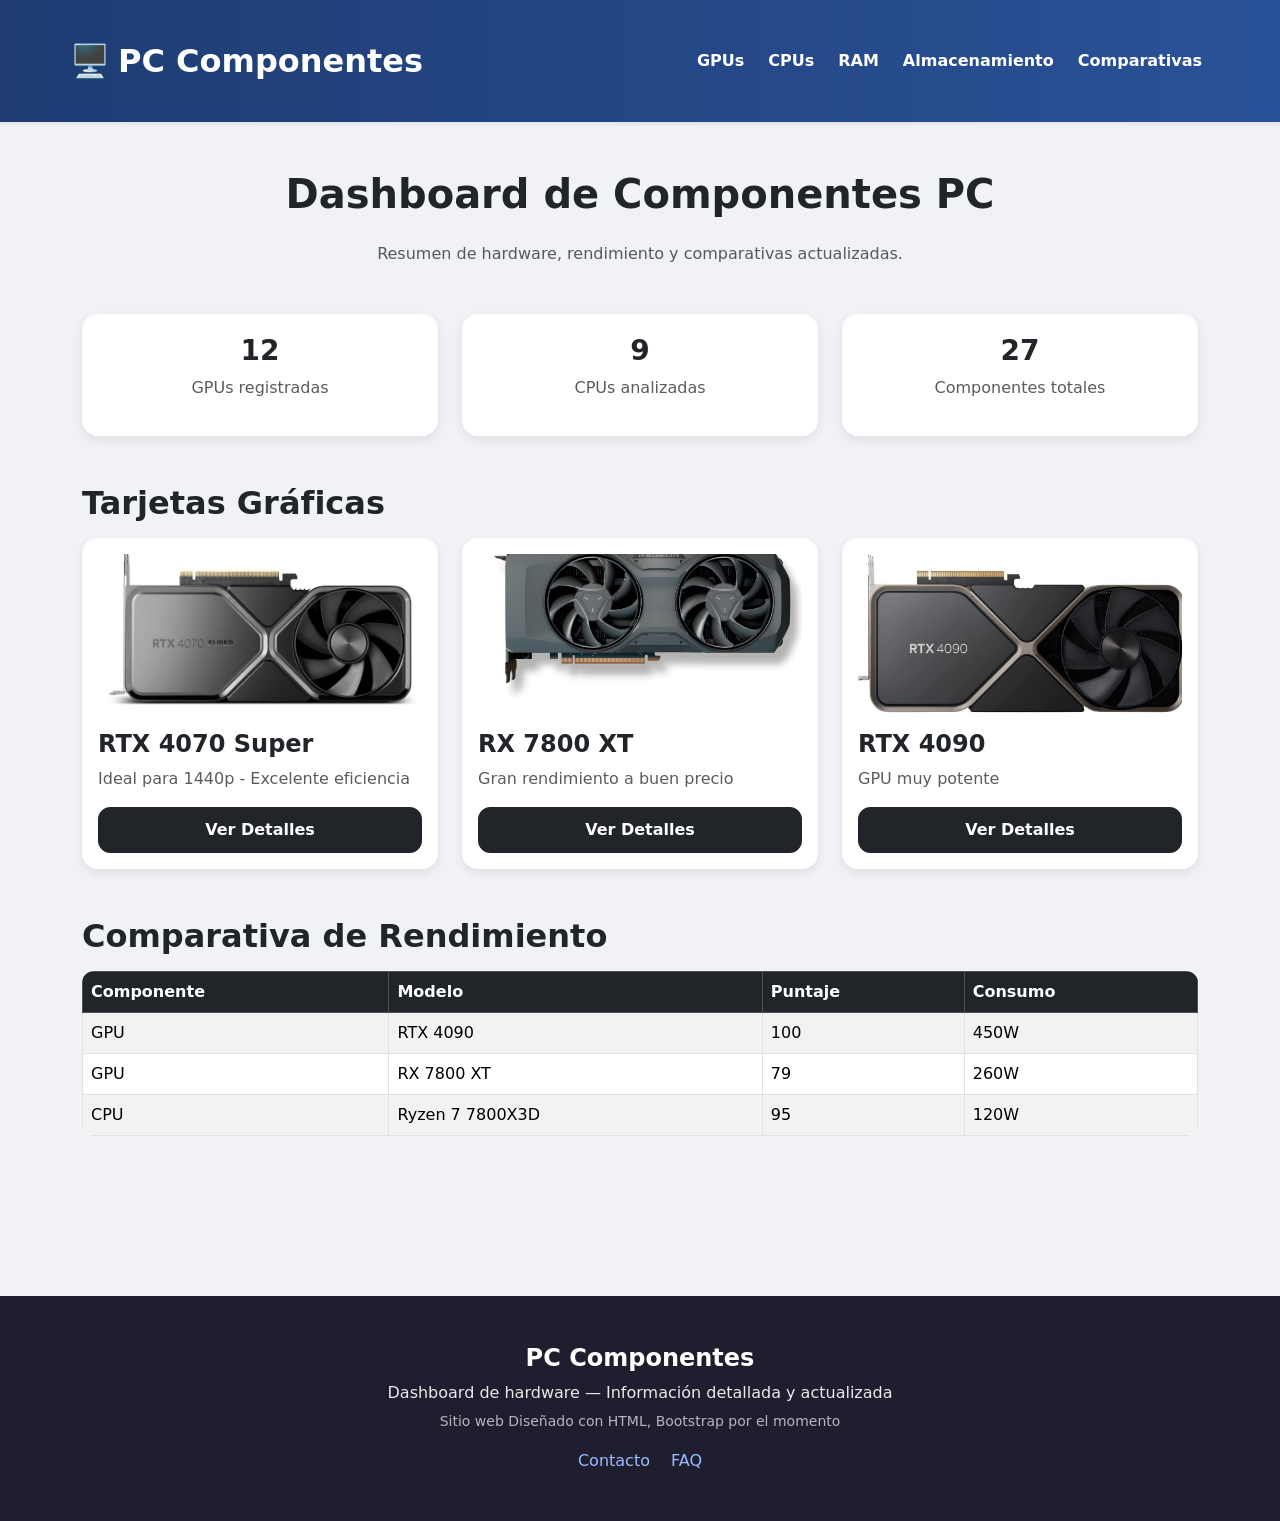
<file: Pagina/index.html>
<!DOCTYPE html>
<html lang="es">
<head>
    <meta charset="UTF-8">
    <meta name="viewport" content="width=device-width, initial-scale=1.0">
    <title>Dashboard de Hardware</title>
    <link href="https://cdn.jsdelivr.net/npm/bootstrap@5.3.2/dist/css/bootstrap.min.css" rel="stylesheet">
    <link rel="stylesheet" href="./ASSETS/styles.css">
</head>
<body>

   <header class="header-custom py-4 shadow-sm" style="background: linear-gradient(90deg, #1e3c72, #2a5298);">
        <nav class="navbar navbar-expand-lg container">
        <a class="navbar-brand fw-bold fs-2 text-white d-flex align-items-center" href="#">
            <span class="me-2">🖥️</span>PC Componentes
        </a>
        <button class="navbar-toggler" type="button" data-bs-toggle="collapse" data-bs-target="#navMenu">
            <span class="navbar-toggler-icon"></span>
        </button>

        <div class="collapse navbar-collapse" id="navMenu">
            <ul class="navbar-nav ms-auto gap-2">
            <li class="nav-item"><a class="nav-link text-white fw-semibold" href="#gpu">GPUs</a></li>
            <li class="nav-item"><a class="nav-link text-white fw-semibold" href="./cpu.html">CPUs</a></li>
            <li class="nav-item"><a class="nav-link text-white fw-semibold" href="#ram">RAM</a></li>
            <li class="nav-item"><a class="nav-link text-white fw-semibold" href="#almacenamiento">Almacenamiento</a></li>
            <li class="nav-item"><a class="nav-link text-white fw-semibold" href="#comparativa">Comparativas</a></li>
        </ul>
</div>
</nav>
</header>

    <main class="container py-5">

        <section class="mb-5">
            <h1 class="text-center fw-bold mb-4">Dashboard de Componentes PC</h1>
            <p class="text-center text-muted">Resumen de hardware, rendimiento y comparativas actualizadas.</p>
        </section>
        <section id="estadisticas" class="row g-4 mb-5">
            <div class="col-md-4">
                <div class="stat-box text-center">
                    <h3>12</h3>
                    <p class="text-muted">GPUs registradas</p>
                </div>
            </div>
            <div class="col-md-4">
                <div class="stat-box text-center">
                    <h3>9</h3>
                    <p class="text-muted">CPUs analizadas</p>
                </div>
            </div>
            <div class="col-md-4">
                <div class="stat-box text-center">
                    <h3>27</h3>
                    <p class="text-muted">Componentes totales</p>
                </div>
            </div>
        </section>

        <section id="gpu" class="mb-5">
            <h2 class="fw-bold mb-3">Tarjetas Gráficas</h2>

            <div class="row g-4">
                <div class="col-md-4">
                    <article class="gpu-card">
                        <img src="./IMG/4070.jpg" alt="GPU 1">
                        <h4 class="mt-3">RTX 4070 Super</h4>
                        <p class="text-muted">Ideal para 1440p - Excelente eficiencia</p>
                        <button class="btn btn-dark w-100">Ver Detalles</button>
                    </article>
                </div>

                <div class="col-md-4">
                    <article class="gpu-card">
                        <img src="./IMG/7600.png" alt="GPU 2">
                        <h4 class="mt-3">RX 7800 XT</h4>
                        <p class="text-muted">Gran rendimiento a buen precio</p>
                        <button class="btn btn-dark w-100">Ver Detalles</button>
                    </article>
                </div>

                <div class="col-md-4">
                    <article class="gpu-card">
                        <img src="./IMG/4090.jpg" alt="GPU 3">
                        <h4 class="mt-3">RTX 4090</h4>
                        <p class="text-muted">GPU  muy potente</p>
                        <button class="btn btn-dark w-100">Ver Detalles</button>
                    </article>
                </div>
            </div>
        </section>
        <section id="comparativa" class="mb-5">
            <h2 class="fw-bold mb-3">Comparativa de Rendimiento</h2>

            <div class="table-responsive">
                <table class="table table-striped table-bordered">
                    <thead class="table-dark">
                        <tr>
                            <th>Componente</th>
                            <th>Modelo</th>
                            <th>Puntaje</th>
                            <th>Consumo</th>
                        </tr>
                    </thead>
                    <tbody>
                        <tr>
                            <td>GPU</td>
                            <td>RTX 4090</td>
                            <td>100</td>
                            <td>450W</td>
                        </tr>
                        <tr>
                            <td>GPU</td>
                            <td>RX 7800 XT</td>
                            <td>79</td>
                            <td>260W</td>
                        </tr>
                        <tr>
                            <td>CPU</td>
                            <td>Ryzen 7 7800X3D</td>
                            <td>95</td>
                            <td>120W</td>
                        </tr>
                    </tbody>
                </table>
            </div>
        </section>
    </main>
  <footer class="text-center py-5 mt-5" style="background: #1e1e2e; color: #eaeaea;">
        <h4 class="fw-bold mb-2" style="color:#ffffff;">PC Componentes</h4>
        <p class="mb-1">Dashboard de hardware — Información detallada y actualizada</p>
        <small class="opacity-75">Sitio web Diseñado con HTML, Bootstrap por el momento</small>
        <div class="mt-3">
        <a href="#" class="me-3 text-decoration-none" style="color:#9bbcff;">Contacto</a>
        <a href="#" class="text-decoration-none" style="color:#9bbcff;">FAQ</a>
        </div>
    </footer>
    
    <button id="btn-arriba" class="btn-arriba">↑</button>

    <script src="https://cdn.jsdelivr.net/npm/bootstrap@5.3.2/dist/js/bootstrap.bundle.min.js"></script>
    <script src="./ASSETS/JS/javascript.js"></script>
</body>
</html>
</file>
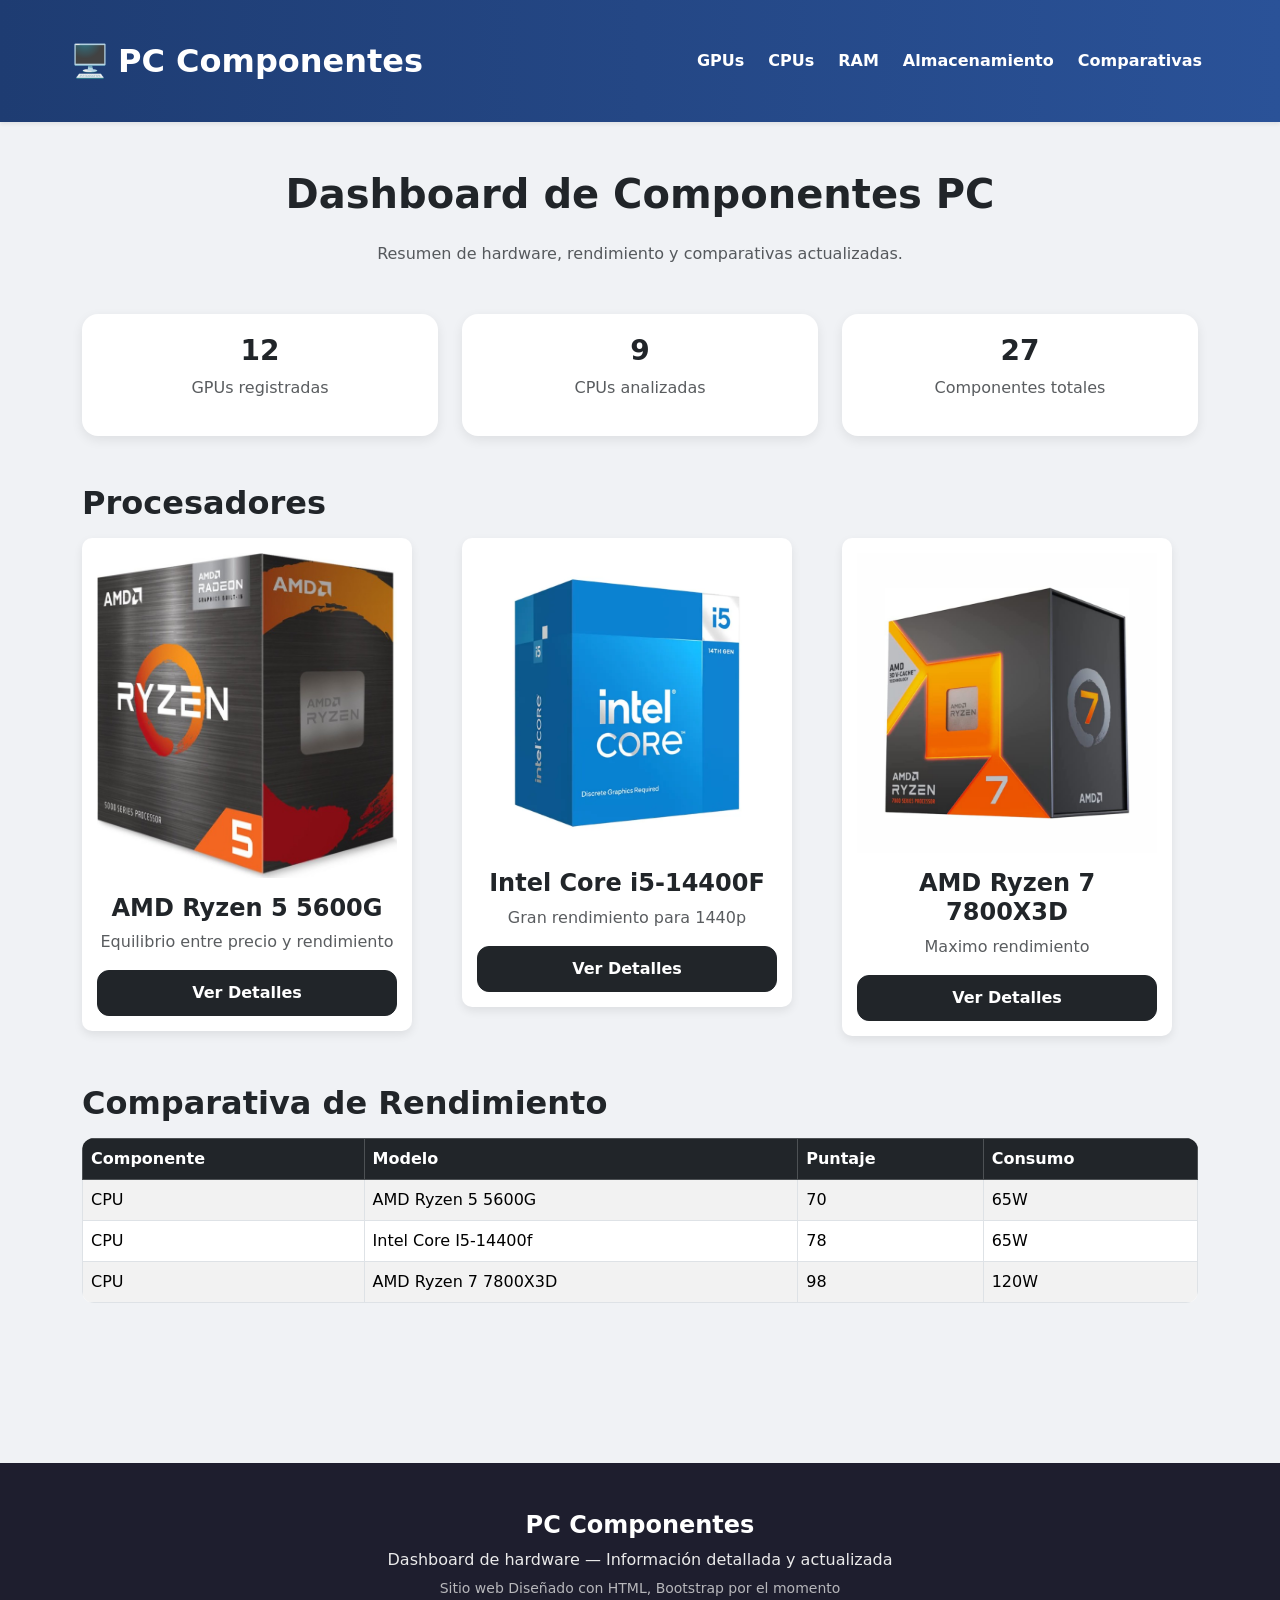
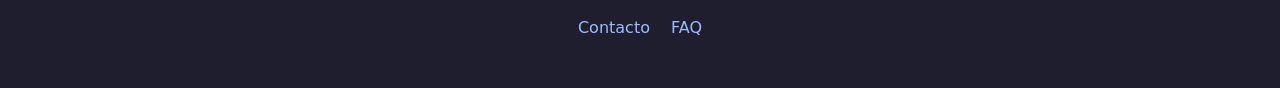
<file: Pagina/cpu.html>
<!DOCTYPE html>
<html lang="es">
<head>
    <meta charset="UTF-8">
    <meta name="viewport" content="width=device-width, initial-scale=1.0">
    <title>Dashboard de Hardware</title>
    <link href="https://cdn.jsdelivr.net/npm/bootstrap@5.3.2/dist/css/bootstrap.min.css" rel="stylesheet">
    <link rel="stylesheet" href="./ASSETS/styles.css">
</head>
<body>

   <header class="header-custom py-4 shadow-sm" style="background: linear-gradient(90deg, #1e3c72, #2a5298);">
        <nav class="navbar navbar-expand-lg container">
        <a class="navbar-brand fw-bold fs-2 text-white d-flex align-items-center" href="#">
            <span class="me-2">🖥️</span>PC Componentes
        </a>
        <button class="navbar-toggler" type="button" data-bs-toggle="collapse" data-bs-target="#navMenu">
            <span class="navbar-toggler-icon"></span>
        </button>

        <div class="collapse navbar-collapse" id="navMenu">
            <ul class="navbar-nav ms-auto gap-2">
            <li class="nav-item"><a class="nav-link text-white fw-semibold" href="./index.html">GPUs</a></li>
            <li class="nav-item"><a class="nav-link text-white fw-semibold" href="#cpu">CPUs</a></li>
            <li class="nav-item"><a class="nav-link text-white fw-semibold" href="#ram">RAM</a></li>
            <li class="nav-item"><a class="nav-link text-white fw-semibold" href="#almacenamiento">Almacenamiento</a></li>
            <li class="nav-item"><a class="nav-link text-white fw-semibold" href="#comparativa">Comparativas</a></li>
        </ul>
</div>
</nav>
</header>

    <main class="container py-5">

        <section class="mb-5">
            <h1 class="text-center fw-bold mb-4">Dashboard de Componentes PC</h1>
            <p class="text-center text-muted">Resumen de hardware, rendimiento y comparativas actualizadas.</p>
        </section>
        <section id="estadisticas" class="row g-4 mb-5">
            <div class="col-md-4">
                <div class="stat-box text-center">
                    <h3>12</h3>
                    <p class="text-muted">GPUs registradas</p>
                </div>
            </div>
            <div class="col-md-4">
                <div class="stat-box text-center">
                    <h3>9</h3>
                    <p class="text-muted">CPUs analizadas</p>
                </div>
            </div>
            <div class="col-md-4">
                <div class="stat-box text-center">
                    <h3>27</h3>
                    <p class="text-muted">Componentes totales</p>
                </div>
            </div>
        </section>

        <section id="gpu" class="mb-5">
            <h2 class="fw-bold mb-3">Procesadores</h2>

            <div class="row g-4">
                <div class="col-md-4">
                    <article class="cpu-card">
                        <img src="./IMG/CPU/5600G.png" alt="CPU 1">
                        <h4 class="mt-3">AMD Ryzen 5 5600G</h4>
                        <p class="text-muted">Equilibrio entre precio y rendimiento</p>
                        <button class="btn btn-dark w-100">Ver Detalles</button>
                    </article>
                </div>

                <div class="col-md-4">
                    <article class="cpu-card">
                        <img src="./IMG/CPU/14400F.webp" alt="CPU 2">
                        <h4 class="mt-3">Intel Core i5-14400F</h4>
                        <p class="text-muted">Gran rendimiento para 1440p </p>
                        <button class="btn btn-dark w-100">Ver Detalles</button>
                    </article>
                </div>

                <div class="col-md-4">
                    <article class="cpu-card">
                        <img src="./IMG/CPU/7800.png" alt="CPU 3">
                        <h4 class="mt-3">AMD Ryzen 7 7800X3D</h4>
                        <p class="text-muted">Maximo rendimiento</p>
                        <button class="btn btn-dark w-100">Ver Detalles</button>
                    </article>
                </div>
            </div>
        </section>
        <section id="comparativa" class="mb-5">
            <h2 class="fw-bold mb-3">Comparativa de Rendimiento</h2>

            <div class="table-responsive">
                <table class="table table-striped table-bordered">
                    <thead class="table-dark">
                        <tr>
                            <th>Componente</th>
                            <th>Modelo</th>
                            <th>Puntaje</th>
                            <th>Consumo</th>
                        </tr>
                    </thead>
                    <tbody>
                        <tr>
                            <td>CPU</td>
                            <td>AMD Ryzen 5 5600G</td>
                            <td>70</td>
                            <td>65W</td>
                        </tr>
                        <tr>
                            <td>CPU</td>
                            <td>Intel Core I5-14400f</td>
                            <td>78</td>
                            <td>65W</td>
                        </tr>
                        <tr>
                            <td>CPU</td>
                            <td>AMD Ryzen 7 7800X3D</td>
                            <td>98</td>
                            <td>120W</td>
                        </tr>
                    </tbody>
                </table>
            </div>
        </section>
    </main>
  <footer class="text-center py-5 mt-5" style="background: #1e1e2e; color: #eaeaea;">
        <h4 class="fw-bold mb-2" style="color:#ffffff;">PC Componentes</h4>
        <p class="mb-1">Dashboard de hardware — Información detallada y actualizada</p>
        <small class="opacity-75">Sitio web Diseñado con HTML, Bootstrap por el momento</small>
        <div class="mt-3">
        <a href="#" class="me-3 text-decoration-none" style="color:#9bbcff;">Contacto</a>
        <a href="#" class="text-decoration-none" style="color:#9bbcff;">FAQ</a>
        </div>
    </footer>

    <script src="https://cdn.jsdelivr.net/npm/bootstrap@5.3.2/dist/js/bootstrap.bundle.min.js"></script>
</body>
</html>
</file>
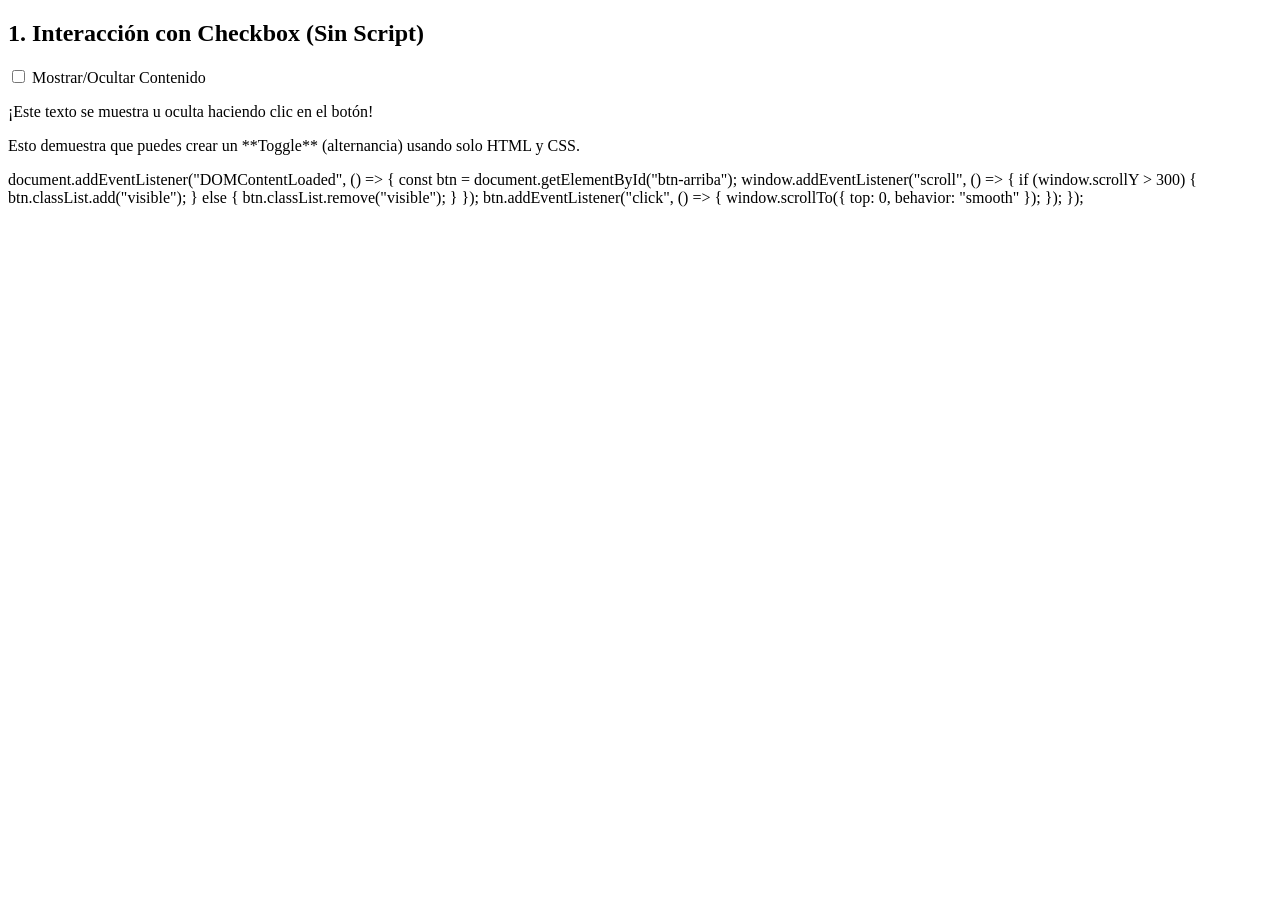
<file: Curso/ejercicios/reto.html>
<!DOCTYPE html>
<html lang="es">
<head>
    <meta charset="UTF-8">
    <title>pagina prueba</title>
</head>
<body>

    <h2>1. Interacción con Checkbox (Sin Script)</h2>

    <input type="checkbox" id="selector">

    <label for="selector" class="boton-simulado">
        Mostrar/Ocultar Contenido
    </label>

    <div id="contenido-oculto">
        <p>¡Este texto se muestra u oculta haciendo clic en el botón!</p>
        <p>Esto demuestra que puedes crear un **Toggle** (alternancia) usando solo HTML y CSS.</p>
    </div>

</body>
</html>



document.addEventListener("DOMContentLoaded", () => {

    const btn = document.getElementById("btn-arriba");

    window.addEventListener("scroll", () => {
        if (window.scrollY > 300) {
            btn.classList.add("visible");
        } else {
            btn.classList.remove("visible");
        }
    });


    btn.addEventListener("click", () => {
        window.scrollTo({
            top: 0,
            behavior: "smooth"
        });
    });

});
</file>
<file: Pagina/ASSETS/styles.css>
body {
background-color: #f0f2f5;
}

h1, h2, h3, h4 {
font-weight: 700;
}

.stat-box {
border-radius: 16px;
background: #ffffff;
padding: 20px;
box-shadow: 0 4px 12px rgba(0,0,0,0.08);
transition: transform .15s ease;
}

.stat-box:hover {
transform: translateY(-3px);
}

.table {
border-radius: 12px;
overflow: hidden;
background: white;
}

table tbody tr:hover {
background: #f7f7f7;
}

.gpu-card {
border-radius: 16px;
background: #ffffff;
padding: 16px;
box-shadow: 0 4px 10px rgba(0,0,0,0.08);
transition: all .2s ease;
}

.cpu-card {
border-radius: 1px;
background: #ffffff;
padding: 1px;
box-shadow: 0 4px 10px rgba(0,0,0,0.08);
transition: all .2s ease;
}

.cpu-container {
    display: flex;
    justify-content: center;
    gap: 20px;
    flex-wrap: wrap;
    margin-top: 20px;
}

.cpu-card {
    border-radius: 10px;
    background: #ffffff;
    padding: 15px;
    box-shadow: 0 4px 10px rgba(0,0,0,0.08);
    transition: all .2s ease;
    width: 330px;

    display: flex;
    flex-direction: column;
    align-items: center;  /* Centra todo */
    text-align: center;   /* Centra texto */
}

.cpu-card img {
    width: 100%;
    height: auto;
    display: block;
    margin: 0 auto; 
    object-fit: contain;
}

.gpu-card:hover {
transform: translateY(-4px);
box-shadow: 0 6px 18px rgba(0,0,0,0.12);
}


.gpu-card img {
width: 100%;
height: 160px;
object-fit: cover;
border-radius: 12px;
}

.btn-dark {
border-radius: 12px;
padding: 10px;
font-weight: 600;
transition: background .2s ease;
}

.btn-dark:hover {
background: #000000; 
}

footer small {
opacity: 0.7;
}

#btn-arriba {
    position: fixed; 
    bottom: 30px;    
    right: 30px;     
    z-index: 1000;   
    font-weight: bold;
    cursor: pointer;
    white-space: nowrap;
    justify-content: center;
    font-size: 30px;
    visibility: visible;
    transition: all .2s ease;
    display: none;   
    padding: 15px;
    background: blue; 
    color: white;
    
}
</file>
